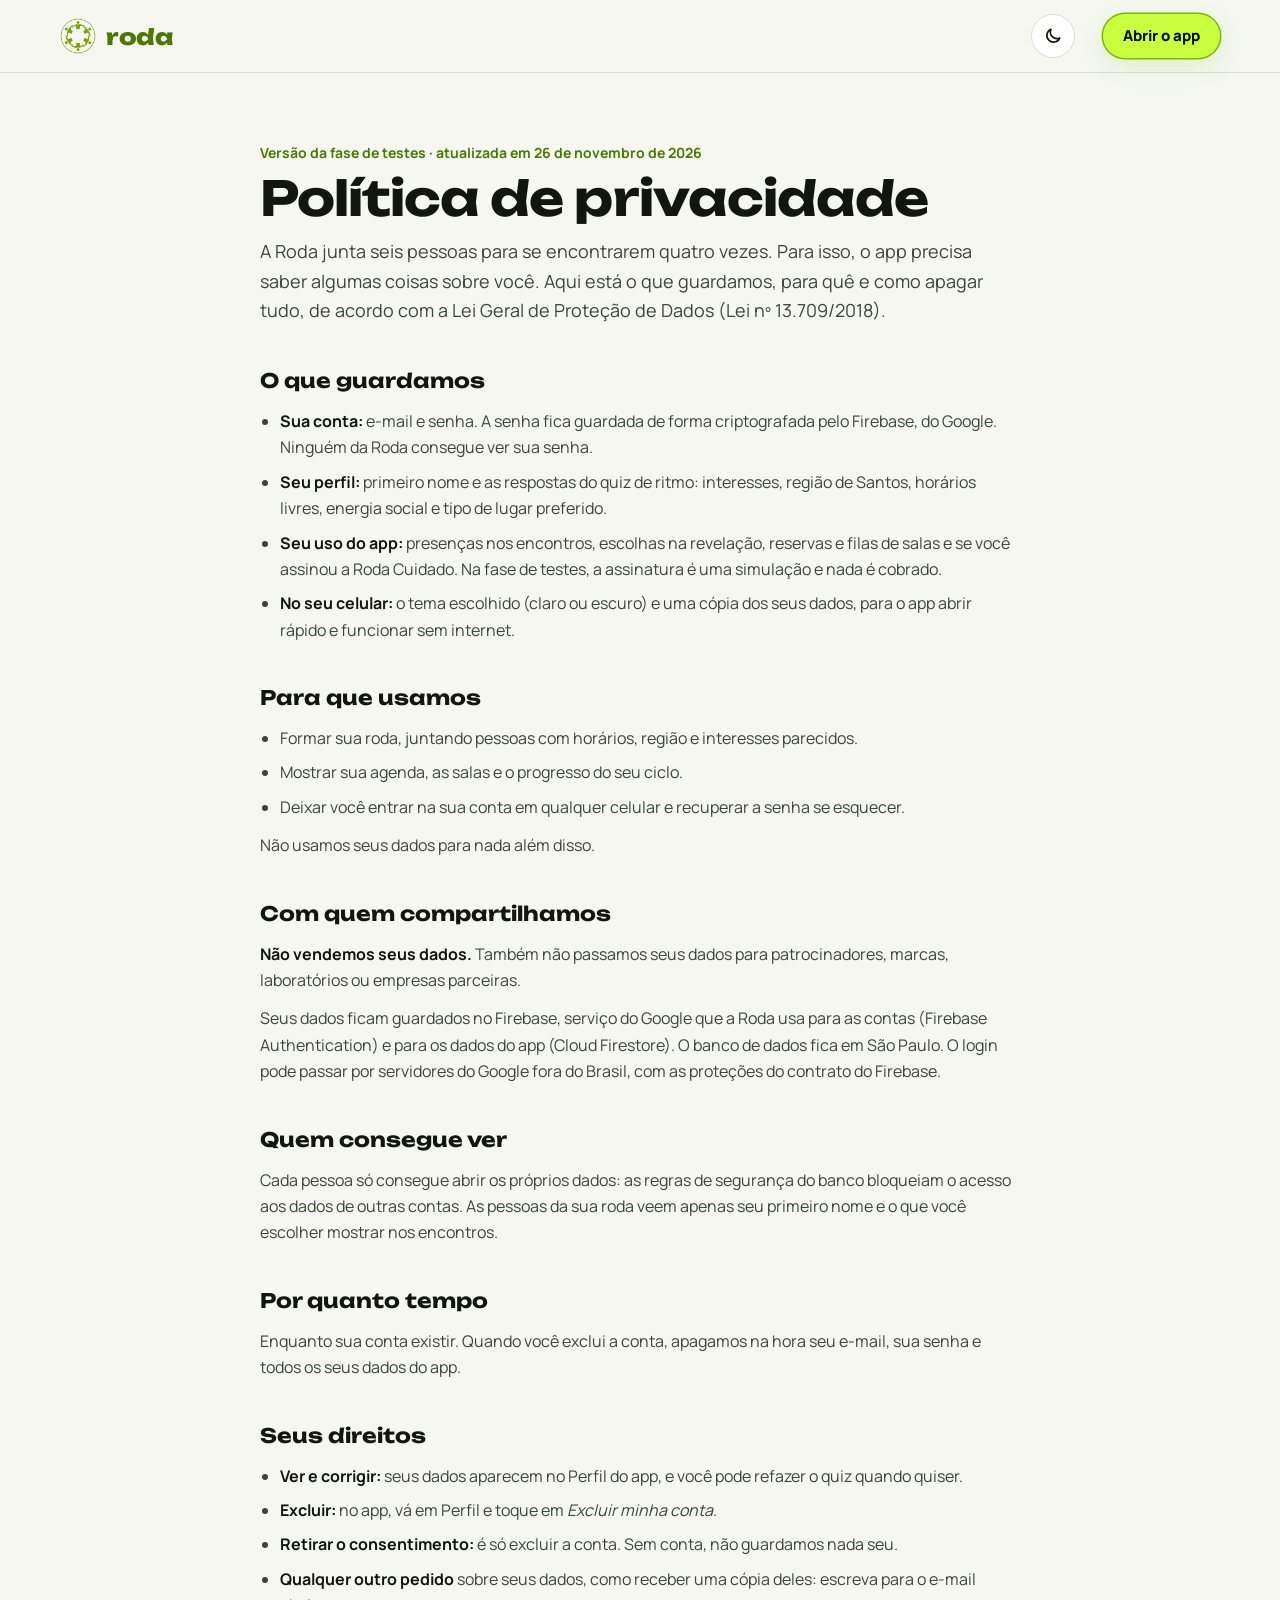
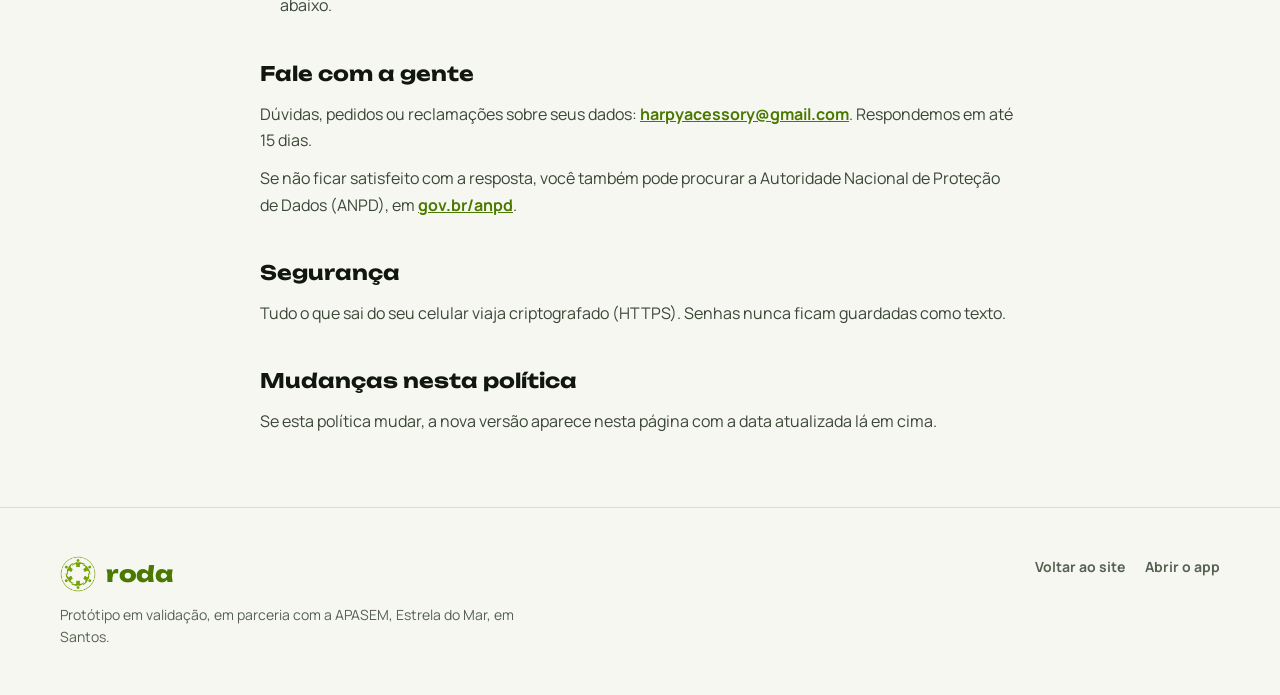
<file: privacidade.html>
<!doctype html>
<html lang="pt-BR">
<head>
  <meta charset="utf-8">
  <meta name="viewport" content="width=device-width, initial-scale=1, viewport-fit=cover">
  <meta name="theme-color" content="#0a0d09">
  <title>Política de privacidade · Roda</title>
  <meta name="description" content="Quais dados o app da Roda guarda, para que usa, onde ficam e como excluir sua conta.">
  <link rel="canonical" href="https://roda-liart.vercel.app/privacidade.html">
  <link rel="icon" type="image/png" href="assets/img/favicon.png">
  <link rel="preconnect" href="https://fonts.googleapis.com">
  <link rel="preconnect" href="https://fonts.gstatic.com" crossorigin>
  <link href="https://fonts.googleapis.com/css2?family=Manrope:wght@400;500;600;700;800&family=Unbounded:wght@500;600;700;800&display=swap" rel="stylesheet">
  <link rel="stylesheet" href="assets/css/base.css?v=3">
  <link rel="stylesheet" href="assets/css/site.css?v=3">
  <script src="assets/js/tema.js?v=3"></script>
</head>
<body>
  <a class="pular" href="#conteudo">Pular para o conteúdo</a>

  <header class="cabecalho">
    <div class="envoltorio">
      <a class="marca" href="./" aria-label="Roda, voltar ao site">
        <img class="logo-neon" src="assets/img/logo-neon.png" alt="">
        <span>roda</span>
      </a>
      <nav class="menu" aria-label="Página">
        <button class="tema-botao" type="button" data-tema-botao aria-label="Mudar o tema"></button>
        <a class="btn btn-lima" href="app/">Abrir o app</a>
      </nav>
    </div>
  </header>

  <main id="conteudo" class="politica">
    <div class="envoltorio">
      <p class="politica-data">Versão da fase de testes · atualizada em 26 de novembro de 2026</p>
      <h1>Política de privacidade</h1>
      <p class="politica-intro">A Roda junta seis pessoas para se encontrarem quatro vezes. Para isso, o app precisa saber algumas coisas sobre você. Aqui está o que guardamos, para quê e como apagar tudo, de acordo com a Lei Geral de Proteção de Dados (Lei nº 13.709/2018).</p>

      <h2>O que guardamos</h2>
      <ul>
        <li><strong>Sua conta:</strong> e-mail e senha. A senha fica guardada de forma criptografada pelo Firebase, do Google. Ninguém da Roda consegue ver sua senha.</li>
        <li><strong>Seu perfil:</strong> primeiro nome e as respostas do quiz de ritmo: interesses, região de Santos, horários livres, energia social e tipo de lugar preferido.</li>
        <li><strong>Seu uso do app:</strong> presenças nos encontros, escolhas na revelação, reservas e filas de salas e se você assinou a Roda Cuidado. Na fase de testes, a assinatura é uma simulação e nada é cobrado.</li>
        <li><strong>No seu celular:</strong> o tema escolhido (claro ou escuro) e uma cópia dos seus dados, para o app abrir rápido e funcionar sem internet.</li>
      </ul>

      <h2>Para que usamos</h2>
      <ul>
        <li>Formar sua roda, juntando pessoas com horários, região e interesses parecidos.</li>
        <li>Mostrar sua agenda, as salas e o progresso do seu ciclo.</li>
        <li>Deixar você entrar na sua conta em qualquer celular e recuperar a senha se esquecer.</li>
      </ul>
      <p>Não usamos seus dados para nada além disso.</p>

      <h2>Com quem compartilhamos</h2>
      <p><strong>Não vendemos seus dados.</strong> Também não passamos seus dados para patrocinadores, marcas, laboratórios ou empresas parceiras.</p>
      <p>Seus dados ficam guardados no Firebase, serviço do Google que a Roda usa para as contas (Firebase Authentication) e para os dados do app (Cloud Firestore). O banco de dados fica em São Paulo. O login pode passar por servidores do Google fora do Brasil, com as proteções do contrato do Firebase.</p>

      <h2>Quem consegue ver</h2>
      <p>Cada pessoa só consegue abrir os próprios dados: as regras de segurança do banco bloqueiam o acesso aos dados de outras contas. As pessoas da sua roda veem apenas seu primeiro nome e o que você escolher mostrar nos encontros.</p>

      <h2>Por quanto tempo</h2>
      <p>Enquanto sua conta existir. Quando você exclui a conta, apagamos na hora seu e-mail, sua senha e todos os seus dados do app.</p>

      <h2>Seus direitos</h2>
      <ul>
        <li><strong>Ver e corrigir:</strong> seus dados aparecem no Perfil do app, e você pode refazer o quiz quando quiser.</li>
        <li><strong>Excluir:</strong> no app, vá em Perfil e toque em <em>Excluir minha conta</em>.</li>
        <li><strong>Retirar o consentimento:</strong> é só excluir a conta. Sem conta, não guardamos nada seu.</li>
        <li><strong>Qualquer outro pedido</strong> sobre seus dados, como receber uma cópia deles: escreva para o e-mail abaixo.</li>
      </ul>

      <h2>Fale com a gente</h2>
      <p>Dúvidas, pedidos ou reclamações sobre seus dados: <a href="mailto:harpyacessory@gmail.com?subject=Privacidade%20na%20Roda">harpyacessory@gmail.com</a>. Respondemos em até 15 dias.</p>
      <p>Se não ficar satisfeito com a resposta, você também pode procurar a Autoridade Nacional de Proteção de Dados (ANPD), em <a href="https://www.gov.br/anpd" target="_blank" rel="noopener">gov.br/anpd</a>.</p>

      <h2>Segurança</h2>
      <p>Tudo o que sai do seu celular viaja criptografado (HTTPS). Senhas nunca ficam guardadas como texto.</p>

      <h2>Mudanças nesta política</h2>
      <p>Se esta política mudar, a nova versão aparece nesta página com a data atualizada lá em cima.</p>
    </div>
  </main>

  <footer class="rodape">
    <div class="envoltorio">
      <div>
        <a class="marca" href="./"><img class="logo-neon" src="assets/img/logo-neon.png" alt=""><span>roda</span></a>
        <p>Protótipo em validação, em parceria com a APASEM, Estrela do Mar, em Santos.</p>
      </div>
      <nav aria-label="Rodapé">
        <a href="./">Voltar ao site</a>
        <a href="app/">Abrir o app</a>
      </nav>
    </div>
  </footer>
</body>
</html>
</file>
<file: assets/css/base.css>
/* Roda — tokens e base compartilhados entre o site e o app */

:root {
  --noite: #0a0d09;
  --superficie: #141a12;
  --superficie-2: #1c2419;
  --linha: #2b3627;
  --linha-forte: #3d4b37;
  --texto: #f3f8ec;
  --apoio: #a9b5a2;
  --lima: #c8ff3e;
  --lima-claro: #e4ff9a;
  --rosa: #ff4fcb;
  --rosa-claro: #ff8fdf;

  /* Cores de texto e traço sobre o fundo; no tema claro ficam mais escuras */
  --lima-texto: var(--lima);
  --lima-claro-texto: var(--lima-claro);
  --lima-traco: var(--lima);
  --rosa-texto: var(--rosa);
  --rosa-claro-texto: var(--rosa-claro);
  --sobre-acento: #0a0d09;
  --texto-suave: #c9d3c2;
  --texto-rosa-suave: #c9b3c2;
  --apagado: #6e7b68;
  --superficie-rosa: #160f15;
  --superficie-funda: #10150e;
  --superficie-3: #232c1f;
  --fundo-cabecalho: rgba(10, 13, 9, 0.82);
  --fundo-nav: rgba(20, 26, 18, 0.92);
  --mapa-fundo: #0f140d;
  --mapa-quadra: #16240f;
  --mapa-rua: #26311f;

  --brilho-lima: 0 0 0 1px var(--lima), 0 0 26px rgba(200, 255, 62, 0.45);
  --brilho-rosa: 0 0 0 1px var(--rosa), 0 0 26px rgba(255, 79, 203, 0.45);

  color-scheme: dark;

  --fonte-titulo: "Unbounded", "Manrope", system-ui, sans-serif;
  --fonte-texto: "Manrope", system-ui, -apple-system, "Segoe UI", sans-serif;

  --raio-pilula: 999px;
  --raio-card: 20px;
  --raio-campo: 16px;
}

/* Tema claro: segue o sistema, a menos que a pessoa escolha no botão de tema */
@media (prefers-color-scheme: light) {
  :root:not([data-tema="escuro"]) {
    --noite: #f5f7f0;
    --superficie: #ffffff;
    --superficie-2: #eef2e8;
    --linha: #d8dfd0;
    --linha-forte: #b7c2ad;
    --texto: #11160f;
    --apoio: #566251;
    --lima-texto: #4a7800;
    --lima-claro-texto: #355700;
    --lima-traco: #7cb800;
    --rosa-texto: #b8128a;
    --rosa-claro-texto: #a3197c;
    --texto-suave: #3b4736;
    --texto-rosa-suave: #69475f;
    --apagado: #6a7564;
    --superficie-rosa: #fff2fb;
    --superficie-funda: #eef2e8;
    --superficie-3: #dfe6d7;
    --fundo-cabecalho: rgba(245, 247, 240, 0.86);
    --fundo-nav: rgba(255, 255, 255, 0.94);
    --mapa-fundo: #e6ecde;
    --mapa-quadra: #d3e5bf;
    --mapa-rua: #ffffff;
    --brilho-lima: 0 0 0 1.5px var(--lima-traco), 0 8px 24px rgba(124, 184, 0, 0.18);
    --brilho-rosa: 0 0 0 1.5px var(--rosa), 0 8px 24px rgba(255, 79, 203, 0.18);
    color-scheme: light;
  }
}

:root[data-tema="claro"] {
  --noite: #f5f7f0;
  --superficie: #ffffff;
  --superficie-2: #eef2e8;
  --linha: #d8dfd0;
  --linha-forte: #b7c2ad;
  --texto: #11160f;
  --apoio: #566251;
  --lima-texto: #4a7800;
  --lima-claro-texto: #355700;
  --lima-traco: #7cb800;
  --rosa-texto: #b8128a;
  --rosa-claro-texto: #a3197c;
  --texto-suave: #3b4736;
  --texto-rosa-suave: #69475f;
  --apagado: #6a7564;
  --superficie-rosa: #fff2fb;
  --superficie-funda: #eef2e8;
  --superficie-3: #dfe6d7;
  --fundo-cabecalho: rgba(245, 247, 240, 0.86);
  --fundo-nav: rgba(255, 255, 255, 0.94);
  --mapa-fundo: #e6ecde;
  --mapa-quadra: #d3e5bf;
  --mapa-rua: #ffffff;
  --brilho-lima: 0 0 0 1.5px var(--lima-traco), 0 8px 24px rgba(124, 184, 0, 0.18);
  --brilho-rosa: 0 0 0 1.5px var(--rosa), 0 8px 24px rgba(255, 79, 203, 0.18);
  color-scheme: light;
}

/* Ajustes do tema claro: o neon vira cor sólida, sem brilho no texto */
@media (prefers-color-scheme: light) {
  :root:not([data-tema="escuro"]) img[src*="logo-neon"] {
    filter: brightness(0.62) saturate(1.3);
  }

  :root:not([data-tema="escuro"]) * {
    text-shadow: none !important;
  }
}

:root[data-tema="claro"] img[src*="logo-neon"] {
  filter: brightness(0.62) saturate(1.3);
}

:root[data-tema="claro"] * {
  text-shadow: none !important;
}

/* Botão de tema */
.tema-botao {
  display: inline-flex;
  align-items: center;
  justify-content: center;
  width: 44px;
  height: 44px;
  flex-shrink: 0;
  padding: 0;
  border: 1px solid var(--linha);
  border-radius: 50%;
  background: var(--superficie);
  color: var(--texto);
  cursor: pointer;
}

.tema-botao:hover {
  border-color: var(--linha-forte);
}

*,
*::before,
*::after {
  box-sizing: border-box;
}

html {
  -webkit-text-size-adjust: 100%;
  color-scheme: dark;
}

body {
  margin: 0;
  background: var(--noite);
  color: var(--texto);
  font-family: var(--fonte-texto);
  font-size: 16px;
  line-height: 1.5;
  -webkit-font-smoothing: antialiased;
}

img {
  max-width: 100%;
  display: block;
}

a {
  color: var(--lima-texto);
}

a:hover {
  color: var(--lima-claro-texto);
}

button {
  font: inherit;
  color: inherit;
}

:focus-visible {
  outline: 2px solid var(--lima);
  outline-offset: 3px;
}

.sr-only {
  position: absolute;
  width: 1px;
  height: 1px;
  padding: 0;
  margin: -1px;
  overflow: hidden;
  clip: rect(0, 0, 0, 0);
  white-space: nowrap;
  border: 0;
}

/* Botões */
.btn {
  display: inline-flex;
  align-items: center;
  justify-content: center;
  gap: 10px;
  min-height: 52px;
  padding: 0 24px;
  border: 0;
  border-radius: var(--raio-pilula);
  font-weight: 800;
  font-size: 16px;
  text-decoration: none;
  cursor: pointer;
  transition: box-shadow 200ms ease, transform 120ms ease, opacity 200ms ease;
}

.btn:active {
  transform: scale(0.98);
}

.btn[disabled] {
  opacity: 0.35;
  cursor: not-allowed;
  box-shadow: none;
}

.btn-lima {
  background: var(--lima);
  color: var(--sobre-acento);
  box-shadow: var(--brilho-lima);
}

.btn-lima:hover {
  color: var(--sobre-acento);
  box-shadow: 0 0 0 1px var(--lima), 0 0 40px rgba(200, 255, 62, 0.65);
}

.btn-rosa {
  background: var(--rosa);
  color: var(--sobre-acento);
  box-shadow: var(--brilho-rosa);
}

.btn-rosa:hover {
  color: var(--sobre-acento);
  box-shadow: 0 0 0 1px var(--rosa), 0 0 40px rgba(255, 79, 203, 0.65);
}

.btn-contorno {
  background: var(--superficie);
  color: var(--texto);
  border: 1px solid var(--linha);
}

.btn-contorno:hover {
  color: var(--texto);
  border-color: var(--linha-forte);
}

.btn-texto {
  background: transparent;
  color: var(--texto);
  min-height: 44px;
  padding: 0 12px;
}

.btn-texto:hover {
  color: var(--lima-texto);
}

.btn-bloco {
  display: flex;
  width: 100%;
}

/* Logo com brilho */
.logo-neon {
  filter: drop-shadow(0 0 6px rgba(200, 255, 62, 0.6)) drop-shadow(0 0 22px rgba(200, 255, 62, 0.25));
}

@media (prefers-reduced-motion: reduce) {
  *,
  *::before,
  *::after {
    animation-duration: 0.01ms !important;
    animation-iteration-count: 1 !important;
    transition-duration: 0.01ms !important;
    scroll-behavior: auto !important;
  }
}
</file>
<file: assets/css/site.css>
/* Roda — site institucional */

html {
  scroll-behavior: smooth;
  scroll-padding-top: 88px;
}

.envoltorio {
  width: min(1160px, calc(100% - 40px));
  margin: 0 auto;
}

.pular {
  position: absolute;
  left: 16px;
  top: -60px;
  z-index: 20;
  padding: 10px 16px;
  border-radius: var(--raio-pilula);
  background: var(--lima);
  color: var(--sobre-acento);
  font-weight: 800;
  text-decoration: none;
}

.pular:focus {
  top: 12px;
  color: var(--sobre-acento);
}

/* Cabeçalho */
.cabecalho {
  position: sticky;
  top: 0;
  z-index: 10;
  background: var(--fundo-cabecalho);
  backdrop-filter: blur(14px);
  -webkit-backdrop-filter: blur(14px);
  border-bottom: 1px solid var(--linha);
}

.cabecalho .envoltorio {
  display: flex;
  align-items: center;
  justify-content: space-between;
  gap: 24px;
  min-height: 72px;
}

.marca {
  display: flex;
  align-items: center;
  gap: 10px;
  text-decoration: none;
}

.marca img {
  width: 36px;
  height: 36px;
}

.marca span {
  font-family: var(--fonte-titulo);
  font-weight: 800;
  font-size: 22px;
  letter-spacing: -0.02em;
  color: var(--lima-texto);
  text-shadow: 0 0 14px rgba(200, 255, 62, 0.55);
}

.menu {
  display: flex;
  align-items: center;
  gap: 28px;
}

.menu a:not(.btn) {
  color: var(--apoio);
  font-weight: 700;
  font-size: 15px;
  text-decoration: none;
}

.menu a:not(.btn):hover {
  color: var(--texto);
}

.cabecalho .btn {
  min-height: 44px;
  padding: 0 20px;
  font-size: 15px;
  white-space: nowrap;
}

/* Hero */
.hero {
  position: relative;
  overflow: hidden;
  padding: 72px 0 96px;
}

.hero::before {
  content: "";
  position: absolute;
  inset: -20% -10% auto auto;
  width: 720px;
  height: 720px;
  background: radial-gradient(circle, rgba(200, 255, 62, 0.14), rgba(200, 255, 62, 0) 62%);
  pointer-events: none;
}

.hero .envoltorio {
  position: relative;
  display: grid;
  grid-template-columns: minmax(0, 1.1fr) minmax(0, 0.9fr);
  align-items: center;
  gap: 48px;
}

.hero h1 {
  margin: 0;
  font-family: var(--fonte-titulo);
  font-weight: 700;
  font-size: clamp(40px, 6vw, 76px);
  line-height: 1.02;
  letter-spacing: -0.04em;
}

.hero h1 .linha-2 {
  display: block;
  color: var(--lima-texto);
  text-shadow: 0 0 28px rgba(200, 255, 62, 0.5);
}

.hero-texto {
  max-width: 34em;
  margin: 28px 0 0;
  font-size: 19px;
  line-height: 1.55;
  color: var(--texto-suave);
}

.hero-acoes {
  display: flex;
  flex-wrap: wrap;
  gap: 12px;
  margin-top: 36px;
}

.hero-acoes .btn {
  min-height: 56px;
  padding: 0 28px;
}

.hero-fatos {
  display: flex;
  flex-wrap: wrap;
  gap: 28px;
  margin: 44px 0 0;
  padding: 0;
  list-style: none;
}

.hero-fatos li {
  display: flex;
  align-items: baseline;
  gap: 8px;
  color: var(--apoio);
  font-size: 15px;
}

.hero-fatos strong {
  font-family: var(--fonte-titulo);
  font-size: 28px;
  color: var(--texto);
}

/* Telefone dentro do anel */
.palco {
  position: relative;
  display: grid;
  place-items: center;
  min-height: 680px;
}

.palco-anel {
  position: absolute;
  width: 640px;
  height: 640px;
  max-width: 140%;
  filter: drop-shadow(0 0 10px rgba(200, 255, 62, 0.7)) drop-shadow(0 0 32px rgba(200, 255, 62, 0.3));
}

.palco-anel path {
  stroke-dasharray: 100;
  stroke-dashoffset: 100;
  animation: desenhar 0.9s cubic-bezier(0.6, 0, 0.2, 1) forwards;
}

.palco-anel path:nth-child(1) { animation-delay: 0.2s; }
.palco-anel path:nth-child(2) { animation-delay: 0.65s; }
.palco-anel path:nth-child(3) { animation-delay: 1.1s; }
.palco-anel path:nth-child(4) { animation-delay: 1.55s; }

@keyframes desenhar {
  to { stroke-dashoffset: 0; }
}

@media (prefers-reduced-motion: reduce) {
  .palco-anel path {
    stroke-dashoffset: 0;
    animation: none;
  }
}

.telefone {
  --escala: 0.7846;
  position: relative;
  width: calc(390px * var(--escala) + 24px);
  height: calc(844px * var(--escala) + 24px);
  padding: 12px;
  border-radius: 48px;
  background: #050705;
  box-shadow: 0 0 0 1px #2b3627, 0 0 0 8px #10150e, 0 40px 80px -30px rgba(0, 0, 0, 0.8);
}

.telefone-tela {
  width: 100%;
  height: 100%;
  overflow: hidden;
  border-radius: 38px;
  background: var(--noite);
}

.telefone iframe {
  display: block;
  width: 390px;
  height: 844px;
  border: 0;
  transform: scale(var(--escala));
  transform-origin: 0 0;
  background: var(--noite);
}

.telefone-legenda {
  position: absolute;
  bottom: -40px;
  left: 0;
  right: 0;
  text-align: center;
  font-size: 13px;
  color: var(--apoio);
}

/* Seções */
.secao {
  padding: 112px 0;
  border-top: 1px solid var(--linha);
}

.secao h2 {
  max-width: 18em;
  margin: 0;
  font-family: var(--fonte-titulo);
  font-weight: 700;
  font-size: clamp(30px, 4vw, 48px);
  line-height: 1.1;
  letter-spacing: -0.03em;
  text-wrap: balance;
}

.secao-intro {
  max-width: 38em;
  margin: 20px 0 0;
  font-size: 18px;
  line-height: 1.6;
  color: var(--texto-suave);
}

/* Problema */
.problema {
  display: grid;
  grid-template-columns: minmax(0, 1fr) minmax(0, 1fr);
  gap: 64px;
  align-items: end;
}

.dado {
  font-family: var(--fonte-titulo);
  font-weight: 800;
  font-size: clamp(64px, 11vw, 148px);
  line-height: 0.9;
  letter-spacing: -0.05em;
  color: var(--rosa-texto);
  text-shadow: 0 0 40px rgba(255, 79, 203, 0.45);
}

.dado-legenda {
  margin: 20px 0 0;
  max-width: 24em;
  font-size: 20px;
  line-height: 1.45;
}

.citacao {
  margin: 0;
  padding: 28px;
  border-left: 3px solid var(--rosa);
  background: var(--superficie-rosa);
  border-radius: 0 20px 20px 0;
}

.citacao p {
  margin: 0;
  font-family: var(--fonte-titulo);
  font-size: 22px;
  line-height: 1.35;
  letter-spacing: -0.01em;
}

.citacao footer {
  margin-top: 14px;
  font-size: 14px;
  color: var(--apoio);
}

.fonte {
  margin: 32px 0 0;
  font-size: 13px;
  color: var(--apoio);
}

/* Como funciona */
.passos {
  display: grid;
  grid-template-columns: repeat(5, minmax(0, 1fr));
  gap: 0;
  margin: 56px 0 0;
  padding: 0;
  list-style: none;
  counter-reset: passo;
}

.passos li {
  position: relative;
  padding: 28px 24px 0 0;
  border-top: 2px solid var(--linha);
  counter-increment: passo;
}

.passos li::before {
  content: counter(passo);
  position: absolute;
  top: -18px;
  left: 0;
  display: grid;
  place-items: center;
  width: 34px;
  height: 34px;
  border-radius: 50%;
  background: var(--noite);
  border: 2px solid var(--lima-traco);
  color: var(--lima-texto);
  font-family: var(--fonte-titulo);
  font-size: 14px;
  font-weight: 700;
  box-shadow: 0 0 14px rgba(200, 255, 62, 0.4);
}

.passos h3 {
  margin: 12px 0 0;
  font-family: var(--fonte-titulo);
  font-size: 17px;
  font-weight: 700;
  letter-spacing: -0.01em;
}

.passos p {
  margin: 10px 0 0;
  font-size: 15px;
  line-height: 1.55;
  color: var(--apoio);
}

/* Comparação */
.comparacao {
  display: grid;
  grid-template-columns: repeat(2, minmax(0, 1fr));
  gap: 20px;
  margin-top: 56px;
}

.coluna {
  padding: 32px;
  border-radius: 24px;
  border: 1px solid var(--linha);
  background: var(--superficie);
}

.coluna-roda {
  border: 0;
  background: var(--superficie-funda);
  box-shadow: 0 0 0 1.5px var(--lima), 0 0 40px rgba(200, 255, 62, 0.18);
}

.coluna h3 {
  margin: 0;
  font-family: var(--fonte-titulo);
  font-size: 20px;
  font-weight: 700;
}

.coluna-roda h3 {
  color: var(--lima-texto);
}

.coluna ul {
  margin: 20px 0 0;
  padding: 0;
  list-style: none;
}

.coluna li {
  display: flex;
  gap: 12px;
  padding: 12px 0;
  font-size: 16px;
  line-height: 1.5;
  color: var(--texto-suave);
}

.coluna li + li {
  border-top: 1px solid var(--superficie-3);
}

.coluna li svg {
  flex-shrink: 0;
  margin-top: 2px;
}

.coluna-padrao li svg {
  color: var(--apagado);
}

.coluna-roda li svg {
  color: var(--lima-texto);
}

/* Salas */
.salas-grade {
  display: grid;
  grid-template-columns: repeat(3, minmax(0, 1fr));
  gap: 16px;
  margin-top: 56px;
}

.sala-exemplo {
  display: flex;
  flex-direction: column;
  min-height: 200px;
  padding: 24px;
  border-radius: 24px;
  border: 1px solid var(--linha);
  background: var(--superficie);
}

.sala-exemplo:first-child {
  grid-row: span 2;
  border: 0;
  background: var(--superficie-rosa);
  box-shadow: 0 0 0 1.5px var(--rosa), 0 0 40px rgba(255, 79, 203, 0.2);
}

.sala-exemplo small {
  font-size: 14px;
  font-weight: 800;
  color: var(--lima-texto);
}

.sala-exemplo:first-child small {
  color: var(--rosa-texto);
}

.sala-exemplo h3 {
  margin: 10px 0 0;
  font-family: var(--fonte-titulo);
  font-size: 20px;
  line-height: 1.25;
  font-weight: 700;
}

.sala-exemplo:first-child h3 {
  font-size: 30px;
}

.sala-exemplo p {
  margin: 10px 0 0;
  font-size: 15px;
  line-height: 1.55;
  color: var(--apoio);
}

.vagas-linha {
  display: flex;
  gap: 6px;
  margin-top: auto;
  padding-top: 24px;
}

.vagas-linha span {
  width: 16px;
  height: 16px;
  border-radius: 50%;
  border: 1.5px solid var(--linha-forte);
}

.vagas-linha span.ocupada {
  border: 0;
  background: var(--lima);
  box-shadow: 0 0 8px rgba(200, 255, 62, 0.7);
}

/* Planos */
.planos {
  display: grid;
  grid-template-columns: repeat(2, minmax(0, 1fr));
  gap: 20px;
  margin-top: 56px;
}

.plano {
  display: flex;
  flex-direction: column;
  padding: 36px;
  border-radius: 28px;
  border: 1px solid var(--linha);
  background: var(--superficie);
}

.plano-cuidado {
  border: 0;
  background: var(--superficie-rosa);
  box-shadow: 0 0 0 1.5px var(--rosa), 0 0 40px rgba(255, 79, 203, 0.2);
}

.plano h3 {
  margin: 0;
  font-family: var(--fonte-titulo);
  font-size: 22px;
  font-weight: 700;
}

.plano .plano-preco {
  margin: 20px 0 0;
  font-family: var(--fonte-titulo);
  font-size: 52px;
  font-weight: 800;
  line-height: 1;
  letter-spacing: -0.04em;
}

.plano .plano-preco span {
  font-family: var(--fonte-texto);
  font-size: 16px;
  font-weight: 600;
  letter-spacing: 0;
  color: var(--apoio);
}

.plano-cuidado .plano-preco {
  text-shadow: 0 0 24px rgba(255, 79, 203, 0.6);
}

.plano > p {
  margin: 14px 0 0;
  font-size: 16px;
  line-height: 1.55;
  color: var(--texto-suave);
}

.plano ul {
  margin: 24px 0 32px;
  padding: 0;
  list-style: none;
}

.plano li {
  display: flex;
  gap: 12px;
  padding: 10px 0;
  font-size: 15px;
  line-height: 1.5;
}

.plano li svg {
  flex-shrink: 0;
  margin-top: 2px;
  color: var(--lima-texto);
}

.plano-cuidado li svg {
  color: var(--rosa-texto);
}

.plano .btn {
  margin-top: auto;
}

.aviso-cuidado {
  margin: 16px 0 0;
  font-size: 13px;
  line-height: 1.5;
  color: var(--texto-rosa-suave);
}

.parceiros {
  display: grid;
  grid-template-columns: repeat(2, minmax(0, 1fr));
  gap: 20px;
  margin-top: 20px;
}

.parceiros div {
  padding: 28px 32px;
  border-radius: 24px;
  border: 1px dashed var(--linha-forte);
}

.parceiros h3 {
  margin: 0;
  font-family: var(--fonte-titulo);
  font-size: 17px;
  font-weight: 700;
}

.parceiros p {
  margin: 10px 0 0;
  font-size: 15px;
  line-height: 1.55;
  color: var(--apoio);
}

/* Rede de ONGs e apoiadores */
.rede-fluxo {
  display: grid;
  grid-template-columns: repeat(3, minmax(0, 1fr));
  gap: 20px;
  margin: 48px 0 0;
  padding: 0;
  list-style: none;
}

.rede-fluxo li {
  position: relative;
  display: flex;
  flex-direction: column;
  gap: 10px;
  padding: 28px;
  border: 1px solid var(--linha);
  border-radius: 24px;
  background: var(--superficie);
}

.rede-fluxo li:nth-child(2) {
  border: 0;
  box-shadow: var(--brilho-lima);
}

.rede-papel {
  font-size: 13px;
  font-weight: 800;
  color: var(--lima-texto);
}

.rede-fluxo strong {
  font-family: var(--fonte-titulo);
  font-size: 20px;
  font-weight: 700;
}

.rede-fluxo li > span:last-child {
  font-size: 15px;
  line-height: 1.55;
  color: var(--texto-suave);
}

.galeria {
  display: grid;
  grid-template-columns: repeat(3, minmax(0, 1fr));
  gap: 20px;
  margin: 20px 0 0;
  padding: 0;
  list-style: none;
}

.galeria figure {
  margin: 0;
}

.galeria img {
  display: block;
  width: 100%;
  height: auto;
  aspect-ratio: 4 / 3;
  object-fit: cover;
  border-radius: 20px;
}

.galeria figcaption {
  margin-top: 10px;
  font-size: 14px;
  color: var(--apoio);
}

.rede-subtitulo {
  margin: 48px 0 0;
  font-family: var(--fonte-titulo);
  font-size: 17px;
  font-weight: 700;
}

.combinados {
  display: grid;
  grid-template-columns: repeat(3, minmax(0, 1fr));
  gap: 20px;
  margin: 16px 0 0;
  padding: 0;
  list-style: none;
}

.combinados li {
  display: flex;
  gap: 12px;
  font-size: 15px;
  line-height: 1.5;
}

.combinados svg {
  flex-shrink: 0;
  margin-top: 2px;
  color: var(--lima-texto);
}

#rede .parceiros,
#empresas .parceiros {
  margin-top: 40px;
}

#rede .parceiros {
  grid-template-columns: repeat(3, minmax(0, 1fr));
}

#rede .parceiros .btn,
#empresas .parceiros .btn {
  margin-top: 20px;
}

/* APASEM, ONG parceira em Santos */
.apasem {
  display: grid;
  grid-template-columns: repeat(2, minmax(0, 1fr));
  gap: 20px;
  margin-top: 48px;
}

.apasem > div {
  padding: 32px;
  border: 1px solid var(--linha);
  border-radius: 24px;
  background: var(--superficie);
}

.apasem h3 {
  margin: 0 0 18px;
  font-family: var(--fonte-titulo);
  font-size: 20px;
  font-weight: 700;
}

/* O logo tem fundo branco: a moldura branca mantém o desenho certo nos dois temas */
.apasem-logo {
  display: block;
  width: 84px;
  height: auto;
  margin-bottom: 22px;
  padding: 8px;
  border-radius: 14px;
  background: #fff;
}

.lista-check {
  display: flex;
  flex-direction: column;
  gap: 14px;
  margin: 0;
  padding: 0;
  list-style: none;
}

.lista-check li {
  display: flex;
  gap: 12px;
  font-size: 15px;
  line-height: 1.55;
  color: var(--texto-suave);
}

.lista-check strong {
  color: var(--texto);
}

.lista-check svg {
  flex-shrink: 0;
  margin-top: 3px;
  color: var(--lima-texto);
}

.apasem blockquote {
  margin: 24px 0 0;
  padding-left: 16px;
  border-left: 3px solid var(--lima-traco);
  font-size: 15px;
  line-height: 1.55;
  color: var(--texto-suave);
}

.apasem cite {
  display: block;
  margin-top: 8px;
  font-size: 13px;
  font-style: normal;
  font-weight: 700;
  color: var(--apoio);
}

.apasem-links {
  display: flex;
  flex-wrap: wrap;
  gap: 12px;
  margin-top: 28px;
}

/* Segurança */
.seguranca {
  display: grid;
  grid-template-columns: repeat(3, minmax(0, 1fr));
  gap: 32px;
  margin: 48px 0 0;
  padding: 0;
  list-style: none;
}

.seguranca li {
  display: flex;
  flex-direction: column;
  gap: 12px;
}

.seguranca svg {
  color: var(--lima-texto);
}

.seguranca strong {
  font-family: var(--fonte-titulo);
  font-size: 17px;
}

.seguranca span {
  font-size: 15px;
  line-height: 1.55;
  color: var(--apoio);
}

/* Chamada final */
.final {
  padding: 120px 0;
  text-align: center;
  border-top: 1px solid var(--linha);
  background: radial-gradient(circle at 50% 100%, rgba(200, 255, 62, 0.12), rgba(200, 255, 62, 0) 55%);
}

.final img {
  width: 120px;
  height: 120px;
  margin: 0 auto;
}

.final h2 {
  margin: 32px auto 0;
  max-width: 16em;
  font-family: var(--fonte-titulo);
  font-weight: 700;
  font-size: clamp(30px, 4.5vw, 54px);
  line-height: 1.08;
  letter-spacing: -0.03em;
}

.final p {
  margin: 20px auto 0;
  max-width: 32em;
  font-size: 18px;
  color: var(--texto-suave);
}

.final .btn {
  margin-top: 36px;
  min-height: 60px;
  padding: 0 36px;
  font-size: 17px;
}

/* Rodapé */
.rodape {
  padding: 48px 0;
  border-top: 1px solid var(--linha);
}

.rodape .envoltorio {
  display: flex;
  flex-wrap: wrap;
  align-items: flex-start;
  justify-content: space-between;
  gap: 24px;
}

.rodape p {
  margin: 12px 0 0;
  max-width: 36em;
  font-size: 14px;
  line-height: 1.55;
  color: var(--apoio);
}

.rodape nav {
  display: flex;
  flex-wrap: wrap;
  gap: 20px;
}

.rodape nav a {
  color: var(--apoio);
  font-size: 14px;
  font-weight: 700;
  text-decoration: none;
}

.rodape nav a:hover {
  color: var(--texto);
}

/* Kit mensal */
.kit-abertura {
  display: grid;
  grid-template-columns: minmax(0, 1.1fr) minmax(0, 1fr);
  gap: 56px;
  align-items: center;
}

.kit-selo {
  margin: 0 0 18px;
  font-size: 14px;
  font-weight: 800;
  color: var(--rosa-texto);
}

.kit-capa {
  display: block;
  width: 100%;
  height: auto;
  border-radius: 28px;
  box-shadow: 0 0 0 1px var(--linha), 0 0 60px rgba(200, 255, 62, 0.12);
}

.kits {
  display: grid;
  grid-template-columns: repeat(4, minmax(0, 1fr));
  gap: 20px;
  margin: 56px 0 0;
  padding: 0;
  list-style: none;
}

.kit {
  display: flex;
  flex-direction: column;
  overflow: hidden;
  border: 1px solid var(--linha);
  border-radius: 24px;
  background: var(--superficie);
}

.kit img {
  display: block;
  width: 100%;
  height: auto;
  aspect-ratio: 1;
  object-fit: cover;
}

.kit-corpo {
  padding: 20px 22px 24px;
}

.kit h3 {
  margin: 0;
  font-family: var(--fonte-titulo);
  font-size: 20px;
  font-weight: 700;
}

.kit .kit-para {
  margin: 6px 0 0;
  font-size: 14px;
  font-weight: 800;
  color: var(--lima-texto);
}

.kit-corpo p:last-child {
  margin: 12px 0 0;
  font-size: 15px;
  line-height: 1.55;
  color: var(--texto-suave);
}

.kit-aviso {
  max-width: 48em;
  margin: 28px 0 0;
  font-size: 13px;
  line-height: 1.55;
  color: var(--apoio);
}

/* Responsivo */
@media (max-width: 1000px) {
  /* Com cinco links, o menu não cabe em tablet: fica só o tema e o botão do app */
  .menu a:not(.btn) {
    display: none;
  }

  .hero .envoltorio,
  .problema {
    grid-template-columns: minmax(0, 1fr);
  }

  .palco {
    min-height: 620px;
    margin-top: 24px;
  }

  .passos {
    grid-template-columns: minmax(0, 1fr);
    gap: 0;
  }

  .passos li {
    padding: 0 0 36px 56px;
    border-top: 0;
    border-left: 2px solid var(--linha);
    margin-left: 17px;
  }

  .passos li:last-child {
    padding-bottom: 0;
    border-left-color: transparent;
  }

  .passos li::before {
    top: 0;
    left: -18px;
  }

  .passos h3 {
    margin-top: 4px;
  }

  .salas-grade {
    grid-template-columns: repeat(2, minmax(0, 1fr));
  }

  .seguranca {
    grid-template-columns: minmax(0, 1fr);
    gap: 28px;
  }

  .kit-abertura {
    grid-template-columns: minmax(0, 1fr);
    gap: 32px;
  }

  .kits {
    grid-template-columns: repeat(2, minmax(0, 1fr));
  }

  .apasem,
  .rede-fluxo,
  .combinados,
  .galeria,
  #rede .parceiros {
    grid-template-columns: minmax(0, 1fr);
  }
}

@media (max-width: 760px) {
  .hero {
    padding: 48px 0 72px;
  }

  .hero-texto {
    font-size: 17px;
  }

  .palco {
    min-height: 560px;
  }

  .palco-anel {
    width: 520px;
    height: 520px;
  }

  .telefone {
    --escala: 0.6564;
    border-radius: 42px;
  }

  .telefone-tela {
    border-radius: 32px;
  }

  .secao {
    padding: 80px 0;
  }

  .comparacao,
  .planos,
  .parceiros,
  .salas-grade {
    grid-template-columns: minmax(0, 1fr);
  }

  .sala-exemplo:first-child {
    grid-row: auto;
  }

  .sala-exemplo:first-child h3 {
    font-size: 24px;
  }

  .plano,
  .coluna {
    padding: 28px 24px;
  }

  .plano .plano-preco {
    font-size: 44px;
  }

  .kits {
    grid-template-columns: minmax(0, 1fr);
  }
}

/* Política de privacidade */
.politica {
  padding: 56px 0 72px;
}

.politica .envoltorio {
  max-width: 760px;
}

.politica h1 {
  margin: 8px 0 0;
  font-family: var(--fonte-titulo);
  font-size: clamp(30px, 6vw, 48px);
  line-height: 1.1;
  letter-spacing: -0.02em;
}

.politica h2 {
  margin: 40px 0 0;
  font-family: var(--fonte-titulo);
  font-size: 20px;
}

.politica p,
.politica li {
  color: var(--texto-suave);
  font-size: 16px;
  line-height: 1.65;
}

.politica p {
  margin: 12px 0 0;
}

.politica ul {
  margin: 12px 0 0;
  padding-left: 20px;
}

.politica li + li {
  margin-top: 8px;
}

.politica strong {
  color: var(--texto);
}

.politica-data {
  color: var(--lima-texto) !important;
  font-size: 14px !important;
  font-weight: 700;
}

.politica-intro {
  font-size: 18px !important;
}

.politica a {
  color: var(--lima-texto);
  font-weight: 700;
  overflow-wrap: anywhere;
}
</file>
